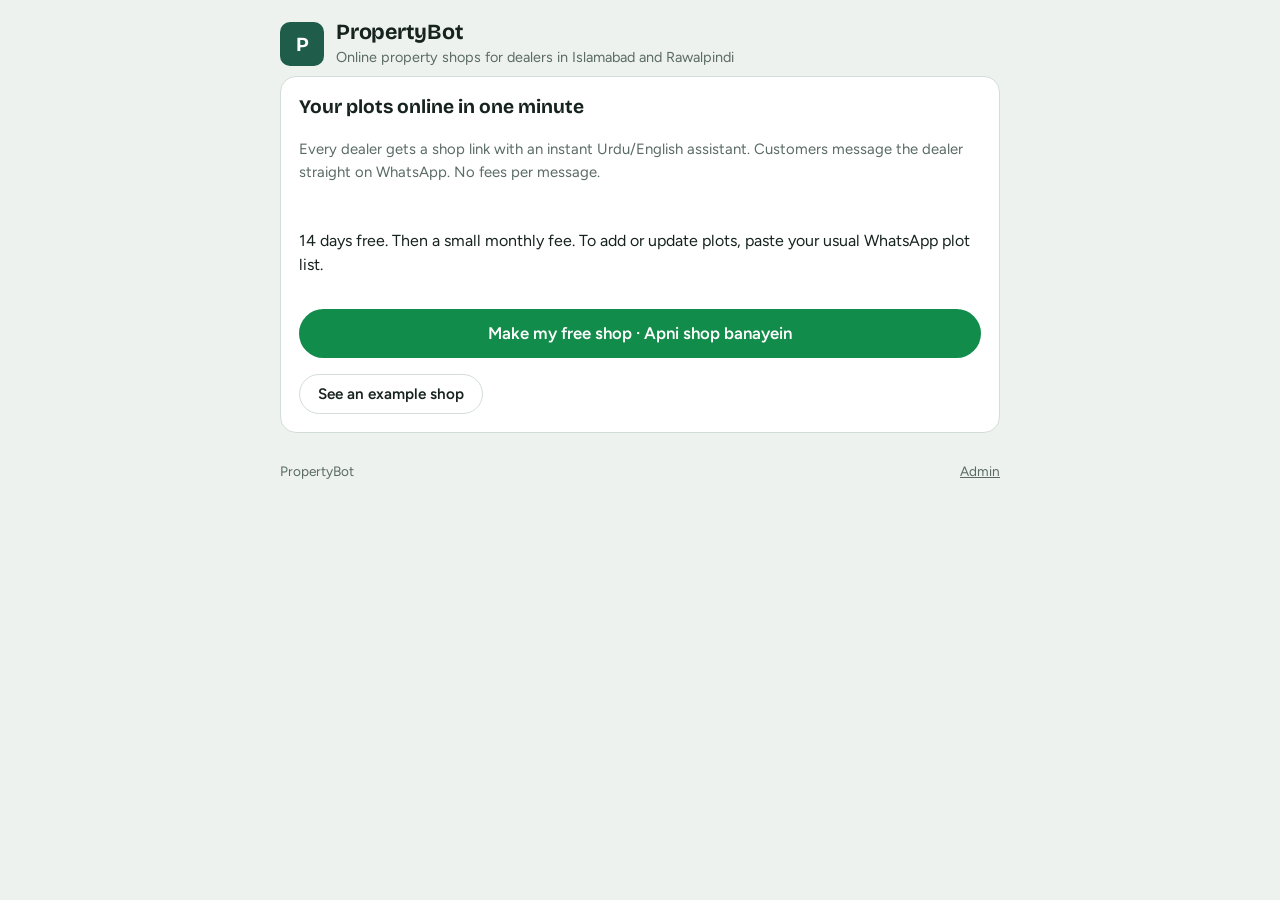
<file: index.html>
<!doctype html>
<html lang="en"><head><meta charset="utf-8"><meta name="viewport" content="width=device-width,initial-scale=1,viewport-fit=cover">
<title>PropertyBot</title>
<link rel="stylesheet" href="https://fonts.googleapis.com/css2?family=Bricolage+Grotesque:opsz,wght@12..96,600;12..96,700&family=Figtree:wght@400;500;600&display=swap">
<link rel="stylesheet" href="style.css"></head>
<body><div class="wrap narrow">
<header class="brand"><div class="logo"><div class="mark" aria-hidden="true">P</div><div><h1>PropertyBot</h1><p>Online property shops for dealers in Islamabad and Rawalpindi</p></div></div></header>
<section class="panel stack">
<h2>Your plots online in one minute</h2>
<p class="sub">Every dealer gets a shop link with an instant Urdu/English assistant. Customers message the dealer straight on WhatsApp. No fees per message.</p>
<p>14 days free. Then a small monthly fee. To add or update plots, paste your usual WhatsApp plot list.</p>
<div class="row"><a class="btn btn-wa btn-big" href="signup.html">Make my free shop · Apni shop banayein</a></div>
<div class="row"><a class="btn btn-ghost" href="shop.html?d=zeeshan">See an example shop</a></div>
</section>
<footer><span>PropertyBot</span><a href="admin.html">Admin</a></footer>
</div></body></html>
</file>
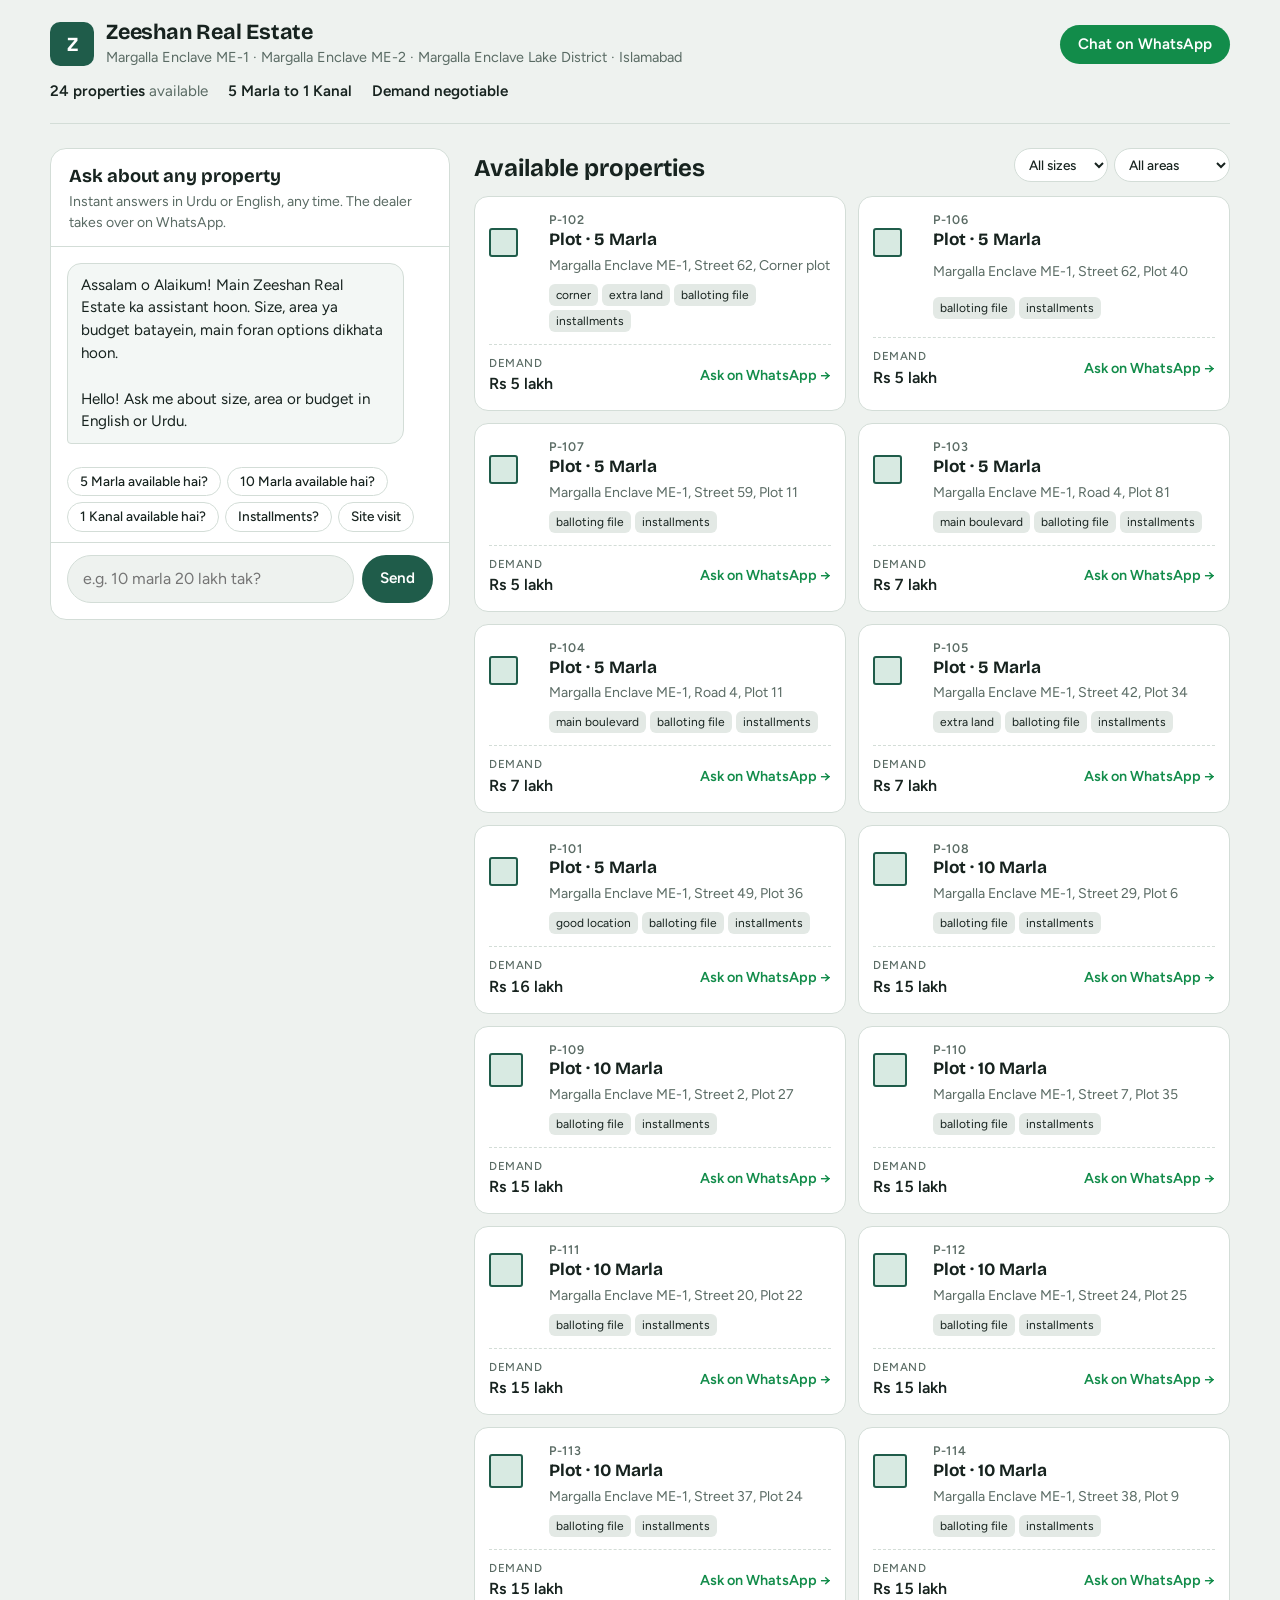
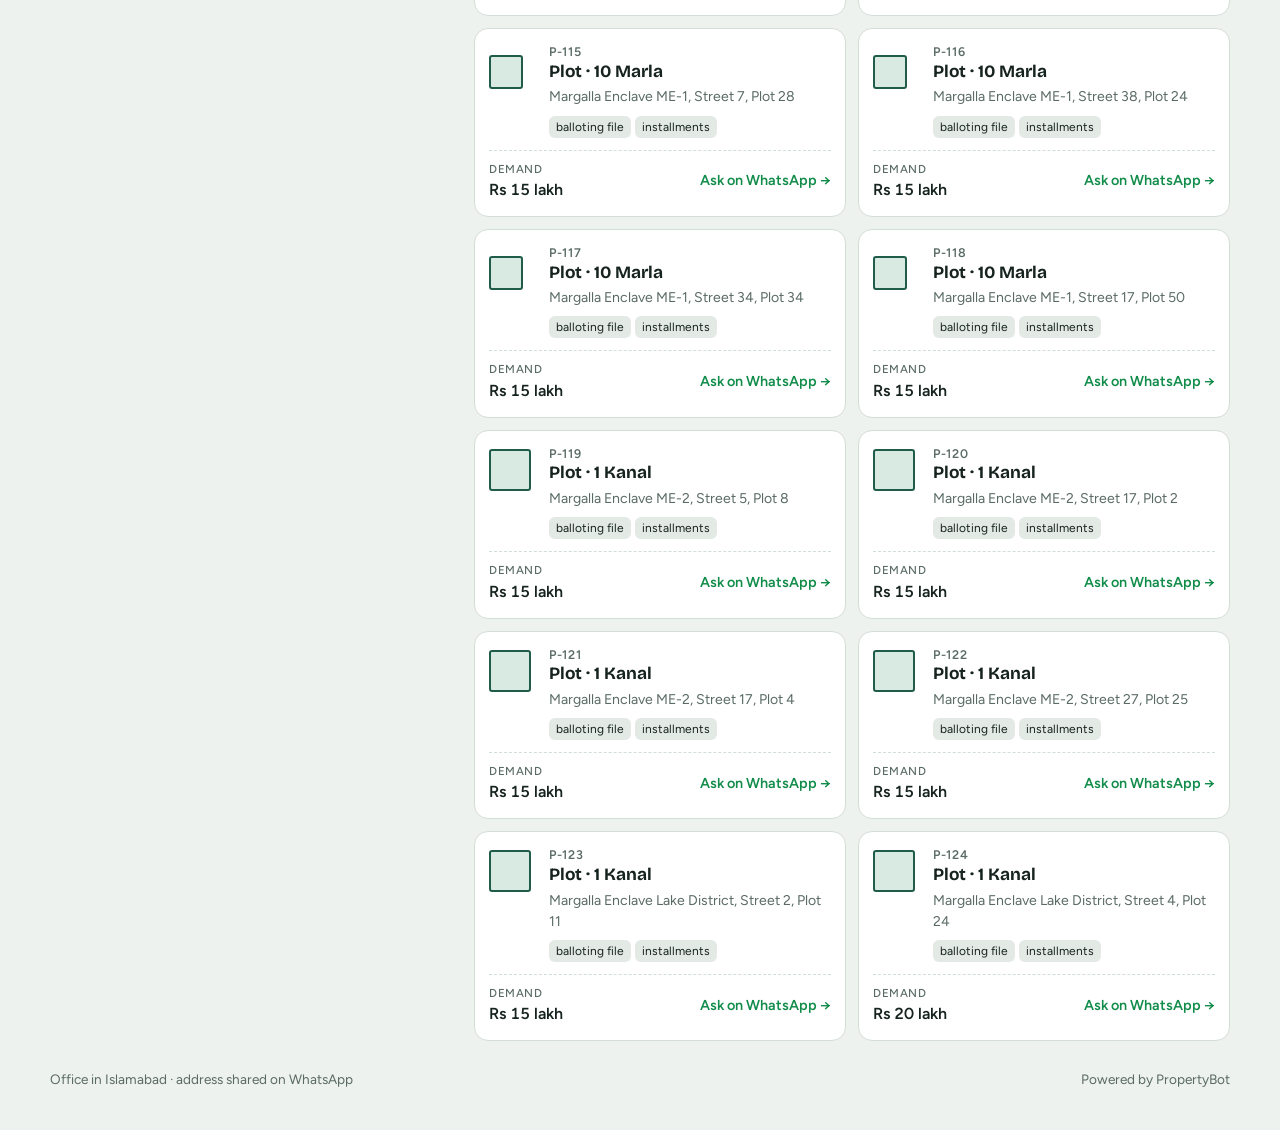
<file: zeeshan/index.html>
<!doctype html><html lang="en"><head><meta charset="utf-8"><meta name="viewport" content="width=device-width,initial-scale=1"><title>Zeeshan Real Estate</title>
<meta http-equiv="refresh" content="0; url=../shop.html?d=zeeshan"><script>location.replace("../shop.html?d=zeeshan")</script></head>
<body style="font-family:system-ui;padding:24px">Opening Zeeshan Real Estate… <a href="../shop.html?d=zeeshan">Tap here</a> if it doesn't open.</body></html>
</file>
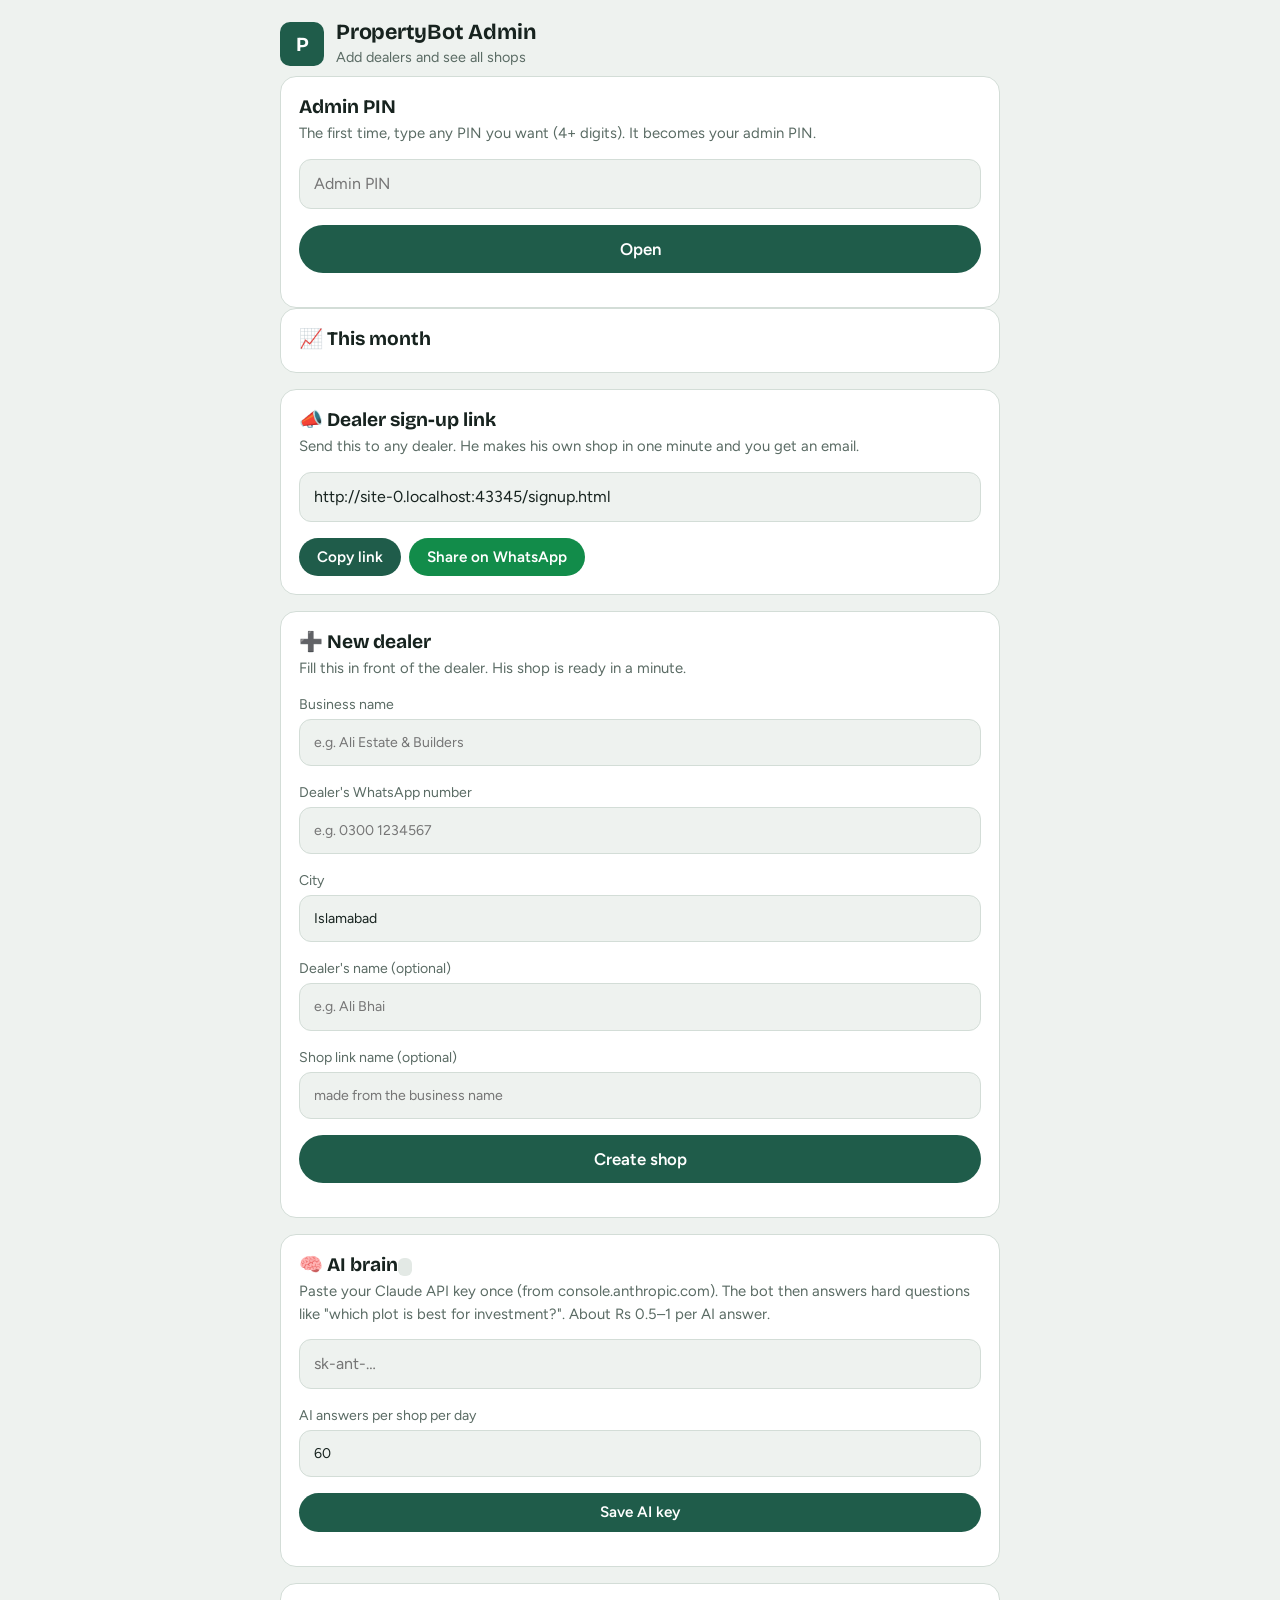
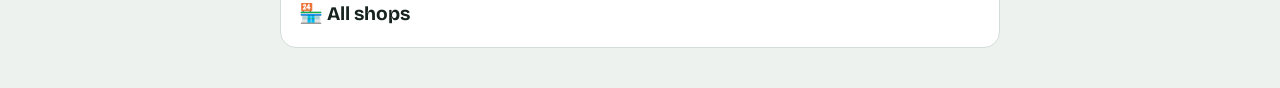
<file: admin.html>
<!doctype html>
<html lang="en">
<head>
<meta charset="utf-8">
<meta name="viewport" content="width=device-width,initial-scale=1,viewport-fit=cover">
<title>PropertyBot Admin</title>
<link rel="stylesheet" href="https://fonts.googleapis.com/css2?family=Bricolage+Grotesque:opsz,wght@12..96,600;12..96,700&family=Figtree:wght@400;500;600&display=swap">
<link rel="stylesheet" href="style.css">
</head>
<body>
<div class="wrap narrow">
  <header class="brand"><div class="logo"><div class="mark" aria-hidden="true">P</div><div><h1>PropertyBot Admin</h1><p>Add dealers and see all shops</p></div></div></header>

  <section class="panel" id="login">
    <h2>Admin PIN</h2>
    <p class="sub">The first time, type any PIN you want (4+ digits). It becomes your admin PIN.</p>
    <form id="loginForm" class="stack">
      <input class="in" id="apin" inputmode="numeric" autocomplete="off" placeholder="Admin PIN" aria-label="Admin PIN">
      <button class="btn btn-accent btn-big" type="submit">Open</button>
      <div id="loginMsg" class="err" aria-live="polite"></div>
    </form>
  </section>

  <div id="app" class="stack" hidden>
    <section class="panel">
      <h2>📈 This month</h2>
      <div class="stats" id="sum"></div>
    </section>
    <section class="panel">
      <h2>📣 Dealer sign-up link</h2>
      <p class="sub">Send this to any dealer. He makes his own shop in one minute and you get an email.</p>
      <div class="stack">
        <input class="in" id="suLink" readonly aria-label="Sign-up link">
        <div class="row"><button class="btn btn-accent" id="suCopy" type="button">Copy link</button><a class="btn btn-wa" id="suWa" href="#" target="_blank" rel="noopener">Share on WhatsApp</a></div>
      </div>
    </section>
    <section class="panel">
      <h2>➕ New dealer</h2>
      <p class="sub">Fill this in front of the dealer. His shop is ready in a minute.</p>
      <form id="addForm" class="stack">
        <label class="f">Business name<input class="in" id="nName" required placeholder="e.g. Ali Estate &amp; Builders"></label>
        <label class="f">Dealer's WhatsApp number<input class="in" id="nWa" required inputmode="tel" placeholder="e.g. 0300 1234567"></label>
        <label class="f">City<input class="in" id="nCity" value="Islamabad"></label>
        <label class="f">Dealer's name (optional)<input class="in" id="nAgent" placeholder="e.g. Ali Bhai"></label>
        <label class="f">Shop link name (optional)<input class="in" id="nSlug" placeholder="made from the business name"></label>
        <button class="btn btn-accent btn-big" type="submit">Create shop</button>
        <div id="addMsg" aria-live="polite"></div>
      </form>
    </section>
    <section class="panel">
      <h2>🧠 AI brain <span id="aiState" class="tag"></span></h2>
      <p class="sub">Paste your Claude API key once (from console.anthropic.com). The bot then answers hard questions like "which plot is best for investment?". About Rs 0.5–1 per AI answer.</p>
      <form id="aiForm" class="stack">
        <input class="in" id="aiKey" type="password" autocomplete="off" placeholder="sk-ant-…" aria-label="Claude API key">
        <label class="f">AI answers per shop per day<input class="in" id="aiLimit" inputmode="numeric" value="60"></label>
        <button class="btn btn-accent" type="submit">Save AI key</button>
        <div id="aiMsg" aria-live="polite"></div>
      </form>
    </section>
    <section class="panel">
      <h2>🏪 All shops</h2>
      <div id="list" class="stack"></div>
    </section>
  </div>
</div>
<script src="pb.js"></script>
<script src="common.js"></script>
<script>
(function () {
  const { el } = PBX, $ = s => document.querySelector(s);
  let admin = PBX.store.get("admin_pin");
  async function load() {
    const r = await PBX.post({ action: "adminList", admin }).catch(() => ({ ok: false, error: "No internet" }));
    if (!r.ok) { $("#loginMsg").textContent = r.error; return false; }
    PBX.store.set("admin_pin", admin); $("#login").hidden = true; $("#app").hidden = false;
    const ds = r.dealers, paid = ds.filter(d => d.plan === "paid" && d.status !== "paused").length, due = ds.filter(d => d.daysLeft !== null && d.daysLeft <= 3).length;
    const sum = $("#sum"); sum.textContent = "";
    [["Rs " + (r.income || 0).toLocaleString("en-PK"), "collected"], [paid + " / " + ds.length, "paying shops"], [due, "due in 3 days"]].forEach(([n, t]) => { const d = el("div"); d.append(el("b", null, String(n)), el("span", null, t)); sum.append(d); });
    ds.sort((a, b) => (a.daysLeft ?? 999) - (b.daysLeft ?? 999));
    $("#aiState").textContent = r.ai ? "ON" : "OFF"; $("#aiLimit").value = r.aiLimit || 60;
    const box = $("#list"); box.textContent = "";
    if (!r.dealers.length) box.append(el("div", "empty", "No dealers yet. Add the first one above."));
    r.dealers.forEach(d => box.append(dealerCard(d)));
    return true;
  }
  function welcome(d, pin) {
    return `Assalam o Alaikum ${d.agent || d.name}!\nAap ki online property shop tayyar hai 🎉\n\n🏡 Customers ke liye link:\n${PBX.shopUrl(d.slug)}\n\n🔑 Plots add/sold karne ke liye:\n${PBX.dealerUrl(d.slug)}\nPIN: ${pin}\n\nApni WhatsApp wali plot list wahan paste karein, shop khud update ho jayegi.`;
  }
  function link(cls, text, href) { const a = el("a", "btn " + cls, text); a.href = href; a.target = "_blank"; a.rel = "noopener"; return a; }
  function dealerCard(d) {
    const c = el("div", "card" + (d.status === "paused" ? " sold" : "")); c.style.gridTemplateColumns = "minmax(0,1fr)";
    const left = d.daysLeft;
    const due = d.status === "paused" ? "PAUSED (unpaid)" : (d.plan === "trial" ? "Trial" : "Paid") + " until " + d.paidUntil + (left !== null && left <= 3 ? (left >= 0 ? ` · ${left} days left` : ` · ${-left} days late`) : "");
    c.append(el("div", "size", d.name + (d.source === "signup" ? " · signed up himself" : "")), el("div", left !== null && left <= 3 ? "err" : "note", due),
      el("div", "note", `${d.plots} plots · this week ${d.week.views} visits, ${d.week.asks} questions, ${d.week.wa} WhatsApp · PIN ${d.pin} · +${d.whatsapp}`));
    const r = el("div", "row");
    const amt = el("input", "mini-in wide"); amt.placeholder = "Rs"; amt.inputMode = "numeric"; amt.value = d.fee || ""; amt.setAttribute("aria-label", "Amount paid");
    const pay = el("button", "btn btn-accent", "Paid 1 month"); pay.type = "button";
    pay.onclick = async () => { pay.disabled = true; pay.textContent = "…"; const x = await PBX.post({ action: "adminPaid", admin, slug: d.slug, months: 1, amount: +amt.value || 0 }).catch(() => ({ ok: false, error: "No internet" })); if (!x.ok) { pay.disabled = false; pay.textContent = x.error; return; } load(); };
    const remindTxt = `Assalam o Alaikum ${d.agent || d.name}! Aap ki PropertyBot shop ${left !== null && left < 0 ? "ki payment pending hai" : "ki renewal " + d.paidUntil + " ko hai"}. Shop chalti rahe, is liye monthly payment kar dein. Shukriya!`;
    const tog = el("button", "btn btn-ghost", d.status === "paused" ? "Switch on" : "Pause"); tog.type = "button";
    tog.onclick = async () => { tog.disabled = true; await PBX.post({ action: "adminStatus", admin, slug: d.slug, status: d.status === "paused" ? "active" : "paused" }).catch(() => {}); load(); };
    r.append(amt, pay, link("btn-wa", "Remind", PB.waLink(d.whatsapp, remindTxt)), tog);
    const r2 = el("div", "row");
    r2.append(link("btn-ghost", "Shop", PBX.shopUrl(d.slug)), link("btn-ghost", "Dealer page", PBX.dealerUrl(d.slug)), link("btn-ghost", "Send links", PB.waLink(d.whatsapp, welcome(d, d.pin))));
    c.append(r, r2); return c;
  }
  const su = PBX.base() + "signup.html";
  $("#suLink").value = su; $("#suCopy").onclick = e => PBX.copy(su, e.currentTarget, "Copy link");
  $("#suWa").href = "https://wa.me/?text=" + encodeURIComponent("🏡 Apni property ki online shop 1 minute mein banayein. 14 din free. Customers 24 ghante sawal pooch sakte hain aur seedha aap ko WhatsApp karte hain:\n" + su);
  $("#loginForm").addEventListener("submit", e => { e.preventDefault(); admin = $("#apin").value.trim(); $("#loginMsg").textContent = "Checking…"; load(); });
  $("#addForm").addEventListener("submit", async e => {
    e.preventDefault();
    const name = $("#nName").value.trim(), wa = PB.waNumber($("#nWa").value);
    if (!/^92\d{10}$/.test(wa)) { $("#addMsg").className = "err"; $("#addMsg").textContent = "WhatsApp number looks wrong. Example: 0300 1234567"; return; }
    $("#addMsg").className = "note"; $("#addMsg").textContent = "Creating…";
    const r = await PBX.post({ action: "adminAddDealer", admin, name, whatsapp: wa, city: $("#nCity").value.trim(), agent: $("#nAgent").value.trim(), slug: PB.slugify($("#nSlug").value.trim() || name) }).catch(() => ({ ok: false, error: "No internet" }));
    if (!r.ok) { $("#addMsg").className = "err"; $("#addMsg").textContent = r.error; return; }
    const d = { slug: r.slug, name, whatsapp: wa, agent: $("#nAgent").value.trim() };
    $("#addMsg").textContent = "";
    const ok = el("div", "stack");
    ok.append(el("div", "ok", `Shop created ✓  PIN: ${r.pin}`));
    const w = el("a", "btn btn-wa btn-big", "Send shop link + PIN to dealer on WhatsApp"); w.href = PB.waLink(wa, welcome(d, r.pin)); w.target = "_blank"; w.rel = "noopener";
    ok.append(w); $("#addMsg").append(ok);
    $("#addForm").reset(); $("#nCity").value = "Islamabad"; load();
  });
  $("#aiForm").addEventListener("submit", async e => {
    e.preventDefault(); const m = $("#aiMsg"); m.className = "note"; m.textContent = "Saving…";
    const r = await PBX.post({ action: "adminSetKey", admin, key: $("#aiKey").value.trim(), limit: +$("#aiLimit").value || 60 }).catch(() => ({ ok: false, error: "No internet" }));
    if (!r.ok) { m.className = "err"; m.textContent = r.error; return; }
    $("#aiKey").value = ""; m.className = "ok"; m.textContent = "AI is ON ✓"; load();
  });
  if (admin) load();
})();
</script>
</body>
</html>
</file>
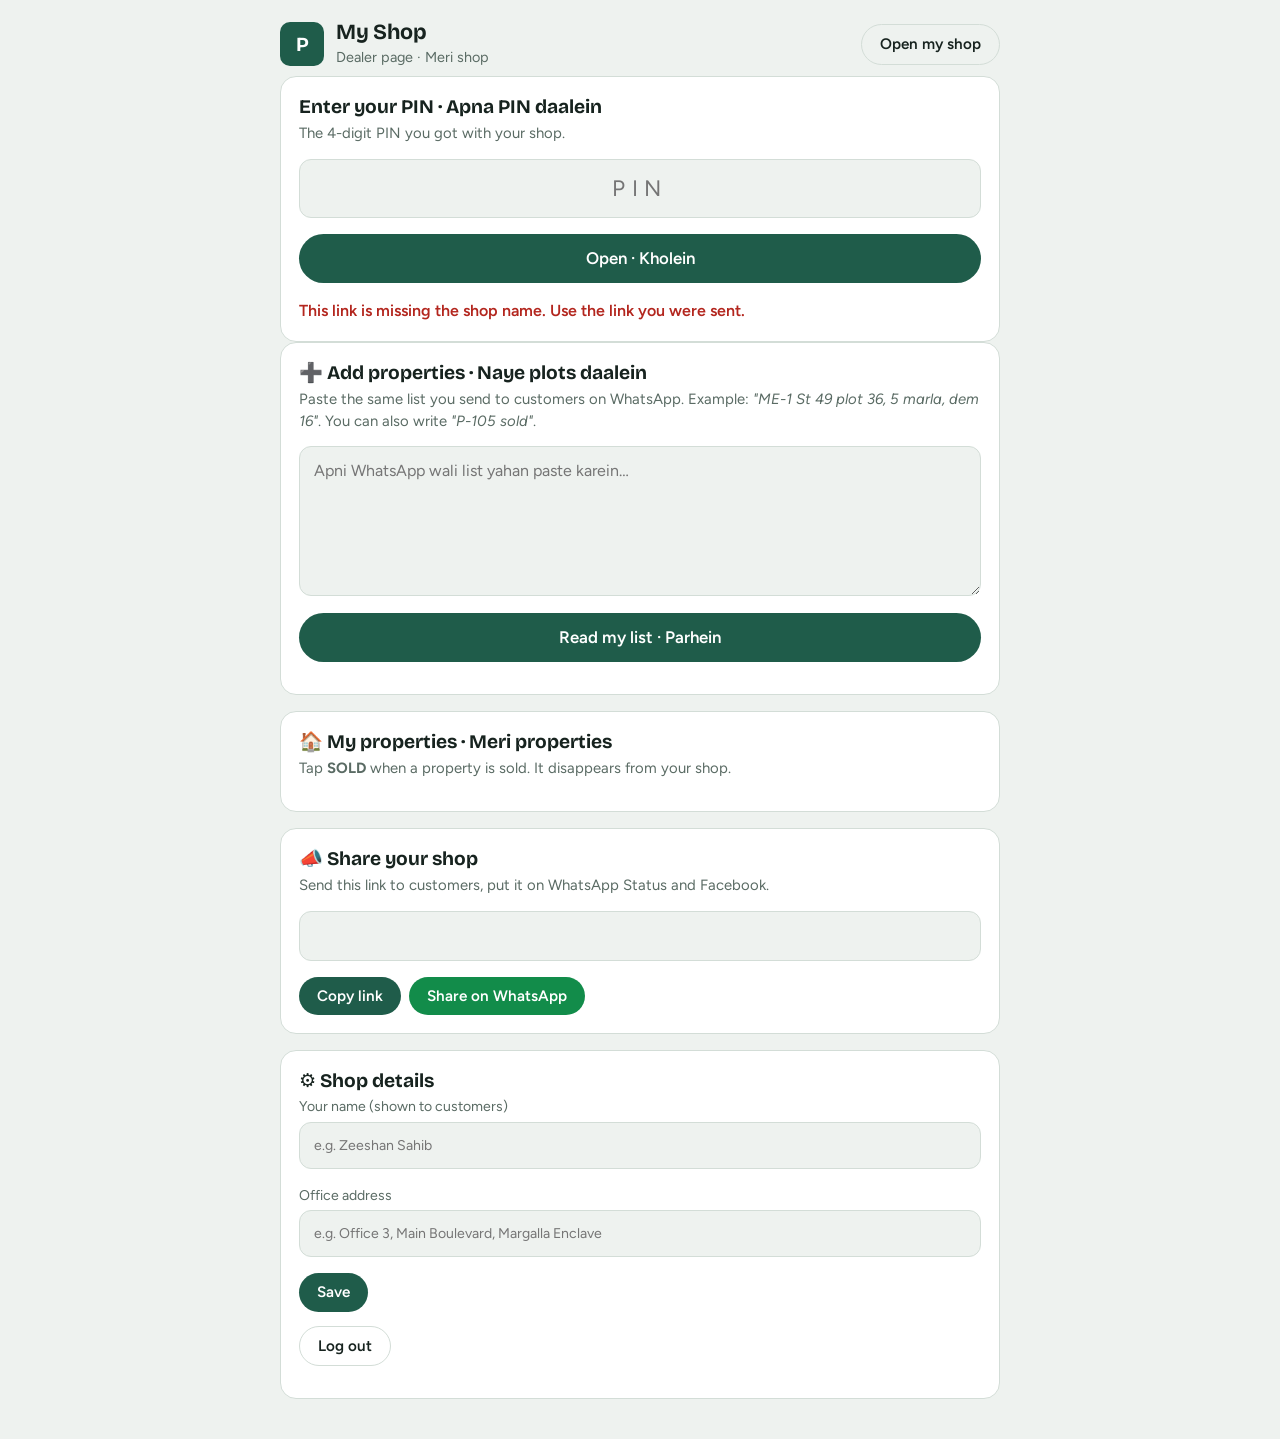
<file: dealer.html>
<!doctype html>
<html lang="en">
<head>
<meta charset="utf-8">
<meta name="viewport" content="width=device-width,initial-scale=1,viewport-fit=cover">
<title>My Shop · PropertyBot</title>
<link rel="stylesheet" href="https://fonts.googleapis.com/css2?family=Bricolage+Grotesque:opsz,wght@12..96,600;12..96,700&family=Figtree:wght@400;500;600&display=swap">
<link rel="stylesheet" href="style.css">
</head>
<body>
<div class="wrap narrow">
  <header class="brand">
    <div class="logo"><div class="mark" aria-hidden="true">P</div><div><h1 id="dName">My Shop</h1><p>Dealer page · Meri shop</p></div></div>
    <a class="btn btn-ghost" id="viewShop" href="#" target="_blank" rel="noopener" hidden>Open my shop</a>
  </header>

  <!-- login -->
  <section class="panel" id="login">
    <h2>Enter your PIN · Apna PIN daalein</h2>
    <p class="sub">The 4-digit PIN you got with your shop.</p>
    <form id="loginForm" class="stack">
      <input class="in" id="pin" inputmode="numeric" autocomplete="off" maxlength="8" placeholder="PIN" aria-label="PIN" style="font-size:1.4rem;letter-spacing:.3em;text-align:center">
      <button class="btn btn-accent btn-big" type="submit">Open · Kholein</button>
      <div id="loginMsg" class="err" aria-live="polite"></div>
    </form>
  </section>

  <div id="app" class="stack" hidden>
    <section class="panel" id="acct" hidden>
      <h2>📊 This week · Is hafte</h2>
      <div class="stats" id="wk"></div>
      <p class="note" id="plan" style="margin-top:10px"></p>
    </section>
    <!-- add -->
    <section class="panel">
      <h2>➕ Add properties · Naye plots daalein</h2>
      <p class="sub">Paste the same list you send to customers on WhatsApp. Example: <i>"ME-1 St 49 plot 36, 5 marla, dem 16"</i>. You can also write <i>"P-105 sold"</i>.</p>
      <textarea class="in" id="paste" placeholder="Apni WhatsApp wali list yahan paste karein…" aria-label="Your property list"></textarea>
      <div class="row" style="margin-top:10px"><button class="btn btn-accent btn-big" id="readBtn" type="button">Read my list · Parhein</button></div>
      <div id="preview" class="stack" style="margin-top:14px"></div>
    </section>

    <!-- my plots -->
    <section class="panel">
      <h2>🏠 My properties · Meri properties</h2>
      <p class="sub">Tap <b>SOLD</b> when a property is sold. It disappears from your shop.</p>
      <div id="mine" class="cards"></div>
    </section>

    <!-- share -->
    <section class="panel">
      <h2>📣 Share your shop</h2>
      <p class="sub">Send this link to customers, put it on WhatsApp Status and Facebook.</p>
      <div class="stack">
        <input class="in" id="shopLink" readonly aria-label="Your shop link">
        <div class="row">
          <button class="btn btn-accent" id="copyLink" type="button">Copy link</button>
          <a class="btn btn-wa" id="shareWa" href="#" target="_blank" rel="noopener">Share on WhatsApp</a>
        </div>
      </div>
    </section>

    <!-- settings -->
    <section class="panel">
      <h2>⚙️ Shop details</h2>
      <form id="details" class="stack">
        <label class="f">Your name (shown to customers)<input class="in" id="agent" placeholder="e.g. Zeeshan Sahib"></label>
        <label class="f">Office address<input class="in" id="officeIn" placeholder="e.g. Office 3, Main Boulevard, Margalla Enclave"></label>
        <div class="row"><button class="btn btn-accent" type="submit">Save</button><span id="detMsg" class="ok" aria-live="polite"></span></div>
      </form>
      <p class="note" style="margin-top:14px"><button class="btn btn-ghost" id="logout" type="button">Log out</button></p>
    </section>
  </div>
</div>
<script src="pb.js"></script>
<script src="common.js"></script>
<script>
(function () {
  const { el } = PBX, $ = s => document.querySelector(s);
  const slug = PBX.param("d").toLowerCase();
  let pin = PBX.store.get("pin_" + slug), shop = null, parsed = [];
  if (!slug) { $("#loginMsg").textContent = "This link is missing the shop name. Use the link you were sent."; }

  async function call(body) {
    try { const r = await PBX.post(Object.assign({ d: slug, pin }, body)); if (r.ok && r.dealer) { shop = r; drawMine(); } if (r.ok && r.account) drawAcct(r.account); return r; }
    catch (e) { return { ok: false, error: "No internet. Try again." }; }
  }

  $("#loginForm").addEventListener("submit", async e => {
    e.preventDefault(); pin = $("#pin").value.trim(); $("#loginMsg").textContent = "Checking…";
    const r = await call({ action: "login" });
    if (!r.ok) { $("#loginMsg").textContent = r.error === "Wrong PIN" ? "Wrong PIN. Try again." : r.error; return; }
    PBX.store.set("pin_" + slug, pin); open();
  });
  async function auto() { if (!pin) return; const r = await call({ action: "login" }); if (r.ok) open(); }
  function open() {
    $("#login").hidden = true; $("#app").hidden = false;
    const D = shop.dealer; $("#dName").textContent = D.name; document.title = D.name + " · My Shop";
    const link = PBX.shopUrl(slug); $("#shopLink").value = link; $("#viewShop").href = link; $("#viewShop").hidden = false;
    $("#shareWa").href = "https://wa.me/?text=" + encodeURIComponent(`🏡 ${D.name}\nHamari properties dekhein aur seedha WhatsApp par baat karein:\n${link}`);
    $("#agent").value = D.agent || ""; $("#officeIn").value = D.office || "";
  }
  $("#copyLink").onclick = e => PBX.copy($("#shopLink").value, e.currentTarget, "Copy link");
  $("#logout").onclick = () => { PBX.store.del("pin_" + slug); location.reload(); };
  $("#details").addEventListener("submit", async e => { e.preventDefault(); $("#detMsg").textContent = "Saving…"; const r = await call({ action: "updateDealer", agent: $("#agent").value, office: $("#officeIn").value }); $("#detMsg").textContent = r.ok ? "Saved ✓" : r.error; });

  function drawAcct(a) {
    const w = $("#wk"); w.textContent = "";
    [[a.week.views, "visits"], [a.week.asks, "questions"], [a.week.wa, "WhatsApp chats"]].forEach(([n, t]) => { const d = el("div"); d.append(el("b", null, String(n)), el("span", null, t)); w.append(d); });
    const left = a.daysLeft;
    $("#plan").textContent = a.status === "paused" ? "Your shop is paused. Please pay the monthly fee to switch it back on." :
      (a.plan === "trial" ? "Free trial" : "Paid") + " until " + a.paidUntil + (left !== null && left <= 3 ? " · " + (left >= 0 ? left + " days left" : "payment late") : "");
    $("#acct").hidden = false;
  }
  // ---- my plots
  function drawMine() {
    const box = $("#mine"); box.textContent = "";
    const list = shop.plots.slice().sort((a, b) => (a.sold - b.sold) || a.marla - b.marla || a.price - b.price);
    if (!list.length) { box.append(el("div", "empty", "No properties yet. Paste your list above to add them.")); return; }
    list.forEach(p => {
      const c = el("article", "card" + (p.sold ? " sold" : ""));
      const head = el("div"); head.append(el("div", "ref", p.ref + (p.sold ? " · SOLD" : "")), el("div", "size", (p.type || "Plot") + " · " + PB.sizeLabel(p.marla)));
      c.append(PBX.plotIcon(p.marla), head, el("div", "addr", [PB.place(p), p.address].filter(Boolean).join(", ")));
      const f = el("div", "foot"), pr = el("div", "price"); pr.append(el("small", null, "Demand"), document.createTextNode(PBX.priceText(p)));
      const acts = el("div", "row");
      const b = el("button", "btn " + (p.sold ? "btn-ghost" : "btn-danger"), p.sold ? "Back on sale" : "SOLD"); b.type = "button";
      b.onclick = async () => { b.disabled = true; b.textContent = "…"; const r = await call({ action: "setStatus", ref: p.ref, status: p.sold ? "available" : "sold" }); if (!r.ok) { b.disabled = false; b.textContent = r.error; } };
      const del = el("button", "btn btn-ghost", "Delete"); del.type = "button";
      del.onclick = async () => { if (del.dataset.sure) { del.disabled = true; const r = await call({ action: "setStatus", ref: p.ref, status: "deleted" }); if (!r.ok) del.textContent = r.error; } else { del.dataset.sure = 1; del.textContent = "Tap again to delete"; } };
      acts.append(b, del); f.append(pr, acts); c.append(f); box.append(c);
    });
  }

  // ---- add from WhatsApp list
  $("#readBtn").onclick = () => {
    parsed = PB.readList($("#paste").value);
    const box = $("#preview"); box.textContent = "";
    if (!parsed.length) { box.append(el("div", "err", "I couldn't find any property in this text. Each property needs a size (e.g. 5 marla) or a demand (e.g. dem 16).")); return; }
    const adds = parsed.filter(p => !p.action), solds = parsed.filter(p => p.action === "sold");
    box.append(el("div", "ok", `Found ${adds.length} propert${adds.length === 1 ? "y" : "ies"}${solds.length ? " and " + solds.length + " sold" : ""}. Check them, then tap Add.`));
    const cards = el("div", "cards");
    adds.forEach((p, i) => {
      const c = el("article", "card");
      const head = el("div"); head.append(el("div", "ref", "New " + (i + 1) + (p.purpose === "rent" ? " · For rent" : "")), el("div", "size", (p.type || "Plot") + " · " + (PB.sizeLabel(p.marla) || "size?")));
      c.append(PBX.plotIcon(p.marla), head, el("div", "addr", [PB.place(p), p.address].filter(Boolean).join(", ") || p.raw));
      const tg = el("div", "tags");
      if (p.features) p.features.split(/,\s*/).forEach(t => tg.append(el("span", "tag", t)));
      tg.append(el("span", "tag", "“" + p.raw.slice(0, 60) + "”"));
      c.append(tg);
      const f = el("div", "foot");
      if (p.missing.includes("size")) { const s = el("input", "mini-in"); s.placeholder = "Marla?"; s.inputMode = "decimal"; s.oninput = () => (p.marla = +s.value || 0); f.append(el("span", "tag warn", "Size?"), s); }
      if (p.missing.includes("demand")) { const s = el("input", "mini-in"); s.placeholder = "Lakh?"; s.inputMode = "decimal"; s.oninput = () => (p.price = Math.round((+s.value || 0) * 100000)); f.append(el("span", "tag warn", "Demand?"), s); }
      if (!p.missing.length) { const pr = el("div", "price"); pr.append(el("small", null, "Demand"), document.createTextNode(PBX.priceText(p))); f.append(pr); }
      const rm = el("button", "btn btn-ghost", "Remove"); rm.type = "button"; rm.onclick = () => { p.skip = true; c.remove(); };
      f.append(rm); c.append(f); cards.append(c);
    });
    solds.forEach(s => cards.append(el("div", "empty", s.ref + " will be marked SOLD")));
    box.append(cards);
    const add = el("button", "btn btn-wa btn-big", "Add to my shop · Shop mein daalein"); add.type = "button";
    const msg = el("div", null); msg.setAttribute("aria-live", "polite");
    add.onclick = async () => {
      const go = adds.filter(p => !p.skip);
      if (go.some(p => !p.marla)) { msg.className = "err"; msg.textContent = "Please fill the missing size (Marla) first."; return; }
      add.disabled = true; add.textContent = "Adding…";
      let ok = true;
      if (go.length) { const r = await call({ action: "addPlots", plots: go }); ok = r.ok; if (!r.ok) msg.textContent = r.error; }
      for (const s of solds) { const r = await call({ action: "setStatus", ref: s.ref, status: "sold" }); if (!r.ok) { ok = false; msg.textContent = s.ref + ": " + r.error; } }
      if (ok) { box.textContent = ""; $("#paste").value = ""; box.append(el("div", "ok", `Done ✓ ${go.length} added${solds.length ? ", " + solds.length + " marked sold" : ""}. Your shop is updated.`)); }
      else { add.disabled = false; add.textContent = "Try again"; msg.className = "err"; }
    };
    box.append(add, msg);
  };
  auto();
})();
</script>
</body>
</html>
</file>
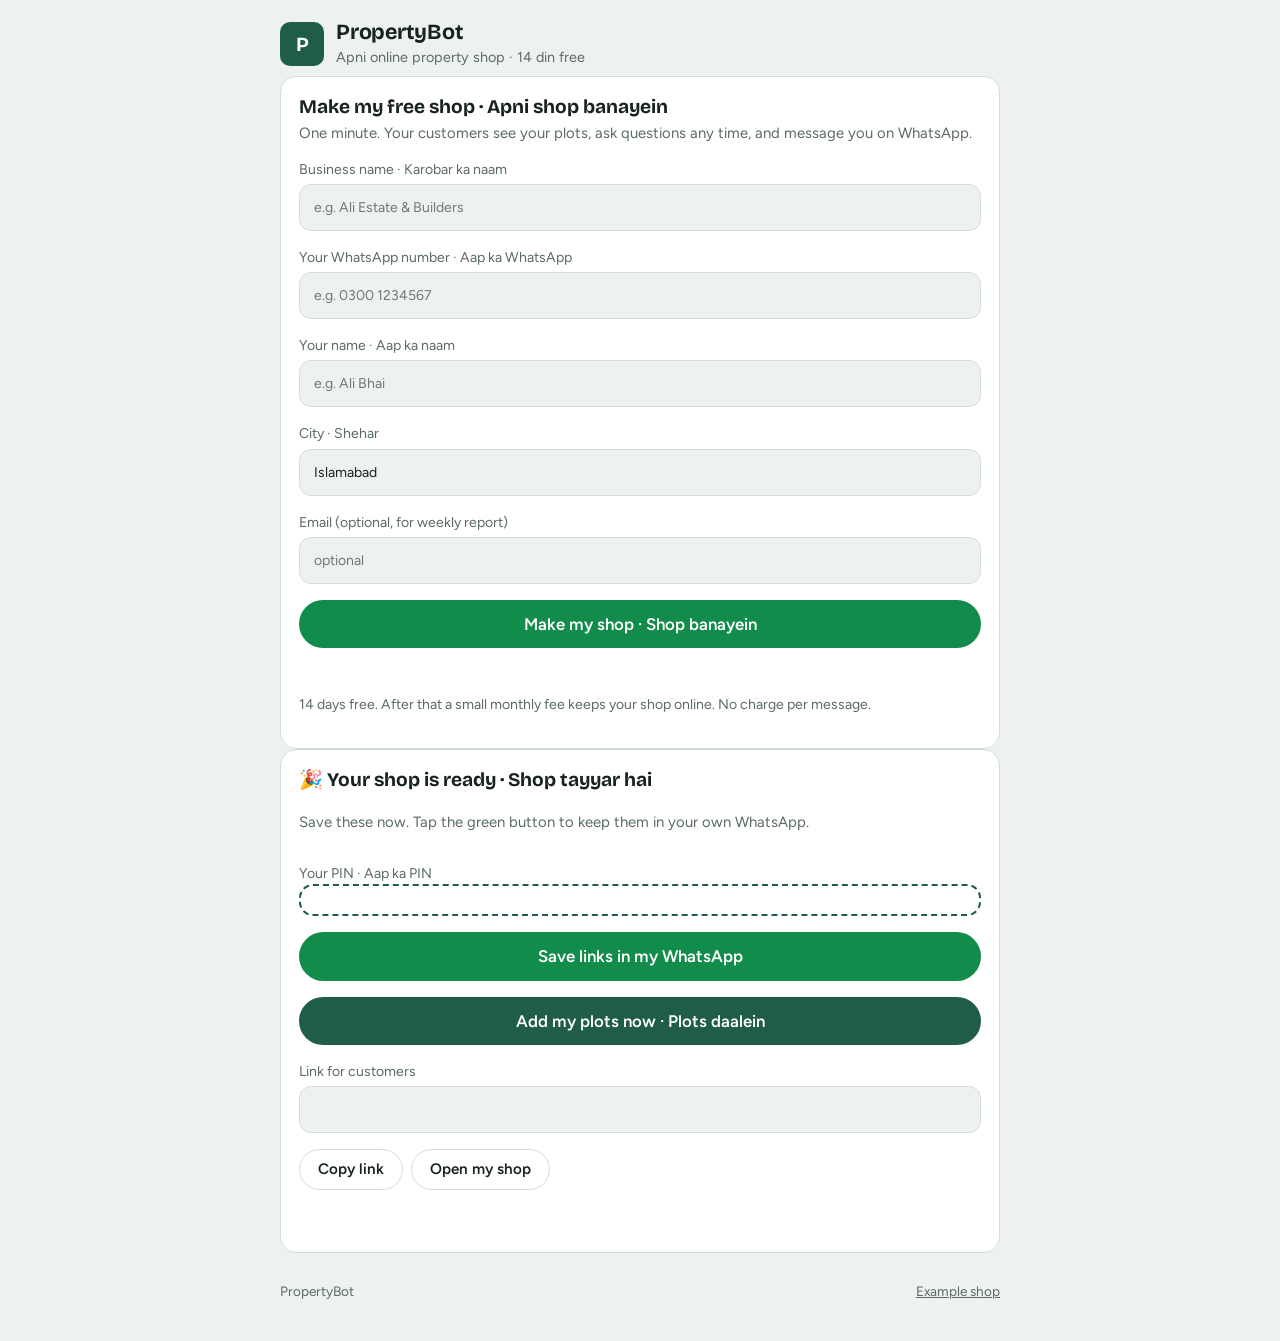
<file: signup.html>
<!doctype html>
<html lang="en">
<head>
<meta charset="utf-8">
<meta name="viewport" content="width=device-width,initial-scale=1,viewport-fit=cover">
<title>Make Your Shop · PropertyBot</title>
<link rel="stylesheet" href="https://fonts.googleapis.com/css2?family=Bricolage+Grotesque:opsz,wght@12..96,600;12..96,700&family=Figtree:wght@400;500;600&display=swap">
<link rel="stylesheet" href="style.css">
</head>
<body>
<div class="wrap narrow">
  <header class="brand"><div class="logo"><div class="mark" aria-hidden="true">P</div><div><h1>PropertyBot</h1><p>Apni online property shop · 14 din free</p></div></div></header>

  <section class="panel" id="formBox">
    <h2>Make my free shop · Apni shop banayein</h2>
    <p class="sub">One minute. Your customers see your plots, ask questions any time, and message you on WhatsApp.</p>
    <form id="f" class="stack" autocomplete="on">
      <label class="f">Business name · Karobar ka naam<input class="in" id="name" required maxlength="80" placeholder="e.g. Ali Estate &amp; Builders"></label>
      <label class="f">Your WhatsApp number · Aap ka WhatsApp<input class="in" id="wa" required inputmode="tel" placeholder="e.g. 0300 1234567"></label>
      <label class="f">Your name · Aap ka naam<input class="in" id="agent" maxlength="40" placeholder="e.g. Ali Bhai"></label>
      <label class="f">City · Shehar<input class="in" id="city" maxlength="40" value="Islamabad"></label>
      <label class="f">Email (optional, for weekly report)<input class="in" id="email" type="email" inputmode="email" placeholder="optional"></label>
      <div class="hp" aria-hidden="true"><input id="website" tabindex="-1" autocomplete="off"></div>
      <button class="btn btn-wa btn-big" type="submit">Make my shop · Shop banayein</button>
      <div id="msg" aria-live="polite"></div>
      <p class="note">14 days free. After that a small monthly fee keeps your shop online. No charge per message.</p>
    </form>
  </section>

  <section class="panel stack" id="done" hidden>
    <h2>🎉 Your shop is ready · Shop tayyar hai</h2>
    <p class="sub">Save these now. Tap the green button to keep them in your own WhatsApp.</p>
    <div><div class="note">Your PIN · Aap ka PIN</div><div class="pin-big" id="pin"></div></div>
    <a class="btn btn-wa btn-big" id="saveWa" href="#" target="_blank" rel="noopener">Save links in my WhatsApp</a>
    <a class="btn btn-accent btn-big" id="goDealer" href="#">Add my plots now · Plots daalein</a>
    <div class="stack">
      <label class="f">Link for customers<input class="in" id="shopLink" readonly></label>
      <div class="row"><button class="btn btn-ghost" id="copy" type="button">Copy link</button><a class="btn btn-ghost" id="view" href="#" target="_blank" rel="noopener">Open my shop</a></div>
    </div>
    <p class="note" id="trial"></p>
  </section>
  <footer><span>PropertyBot</span><a href="shop.html?d=zeeshan">Example shop</a></footer>
</div>
<script src="pb.js"></script>
<script src="common.js"></script>
<script>
(function () {
  const $ = s => document.querySelector(s);
  $("#f").addEventListener("submit", async e => {
    e.preventDefault();
    const m = $("#msg"), wa = PB.waNumber($("#wa").value), name = $("#name").value.trim();
    if (!/^92\d{10}$/.test(wa)) { m.className = "err"; m.textContent = "WhatsApp number looks wrong. Example: 0300 1234567"; return; }
    const btn = e.submitter || $("#f button"); btn.disabled = true; m.className = "note"; m.textContent = "Making your shop…";
    const r = await PBX.post({ action: "signup", name, whatsapp: wa, agent: $("#agent").value.trim(), city: $("#city").value.trim(), email: $("#email").value.trim(), website: $("#website").value })
      .catch(() => ({ ok: false, error: "No internet. Try again." }));
    btn.disabled = false;
    if (!r.ok) { m.className = "err"; m.textContent = r.error; return; }
    PBX.store.set("pin_" + r.slug, r.pin);
    const shop = PBX.shopUrl(r.slug), dealer = PBX.dealerUrl(r.slug);
    $("#pin").textContent = r.pin;
    $("#shopLink").value = shop; $("#view").href = shop; $("#goDealer").href = dealer;
    $("#saveWa").href = PB.waLink(wa, `🏡 Meri PropertyBot shop\n\nCustomers ke liye:\n${shop}\n\nPlots add/sold karne ke liye:\n${dealer}\nPIN: ${r.pin}`);
    $("#copy").onclick = ev => PBX.copy(shop, ev.currentTarget, "Copy link");
    $("#trial").textContent = `Free until ${r.paidUntil}. We will remind you on WhatsApp before it ends.`;
    $("#formBox").hidden = true; $("#done").hidden = false; window.scrollTo(0, 0);
  });
})();
</script>
</body>
</html>
</file>
<file: style.css>
/* PropertyBot shared styles. Layout tokens first; every color has a dark-mode value. */
:root{
  --bg:#eef2ef; --surface:#ffffff; --sunk:#e3e9e5; --fg:#17231f; --muted:#5a6b64; --line:#d3ddd7;
  --accent:#1f5c4a; --accent-fg:#ffffff; --accent-soft:#d8eae2; --gold:#9a6b14; --wa:#128c4a; --danger:#b3261e; --danger-soft:#f6dedc;
  --bot:#f3f7f5; --me:#1f5c4a; --me-fg:#ffffff;
  --display:"Bricolage Grotesque",ui-sans-serif,system-ui,sans-serif; --body:"Figtree",system-ui,-apple-system,"Segoe UI",sans-serif;
}
@media (prefers-color-scheme:dark){:root{--bg:#0f1715;--surface:#16211e;--sunk:#1c2a26;--fg:#e6eeea;--muted:#9bb0a7;--line:#2a3a35;--accent:#5fbf9a;--accent-fg:#0d1916;--accent-soft:#1f3a31;--gold:#e0b45a;--wa:#3ccf7d;--danger:#ff8a80;--danger-soft:#3a1f1d;--bot:#1b2925;--me:#2f7d63;--me-fg:#f2fbf7;color-scheme:dark}}
*{box-sizing:border-box}
html{-webkit-text-size-adjust:100%}
body{margin:0;background:var(--bg);color:var(--fg);font:16px/1.5 var(--body);padding-inline:16px;padding-block:0 40px}
.wrap{max-width:1180px;margin:0 auto}
.narrow{max-width:720px}
a{color:inherit}
:focus-visible{outline:3px solid var(--accent);outline-offset:2px;border-radius:6px}
h1,h2,h3{text-wrap:balance}
header.brand{display:flex;flex-wrap:wrap;align-items:center;justify-content:space-between;gap:12px;padding-block:20px 8px}
.logo{display:flex;align-items:center;gap:12px;min-width:0}
.mark{flex:none;width:44px;height:44px;border-radius:10px;background:var(--accent);color:var(--accent-fg);display:grid;place-items:center;font:700 20px/1 var(--display)}
.logo h1{font:700 1.35rem/1.15 var(--display);margin:0;letter-spacing:-.01em}
.logo p{margin:2px 0 0;color:var(--muted);font-size:.9rem}
.btn{display:inline-flex;align-items:center;justify-content:center;gap:8px;border:0;border-radius:999px;padding:11px 18px;font:600 .95rem/1.1 var(--body);cursor:pointer;text-decoration:none;text-align:center}
.btn:disabled{opacity:.55;cursor:default}
.btn-wa{background:var(--wa);color:#fff}
.btn-accent{background:var(--accent);color:var(--accent-fg)}
.btn-ghost{background:transparent;border:1px solid var(--line);color:var(--fg)}
.btn-danger{background:var(--danger-soft);color:var(--danger)}
.btn-big{padding:15px 22px;font-size:1.05rem;width:100%}
.lede{display:flex;flex-wrap:wrap;gap:8px 20px;color:var(--muted);font-size:.95rem;padding-block:4px 20px;border-bottom:1px solid var(--line);margin-bottom:24px}
.lede b{color:var(--fg);font-weight:600}
.grid{display:grid;grid-template-columns:minmax(0,400px) minmax(0,1fr);gap:24px;align-items:start}
@media (max-width:860px){.grid{grid-template-columns:minmax(0,1fr)}}
.panel{background:var(--surface);border:1px solid var(--line);border-radius:16px;padding:18px}
.panel h2{font:700 1.2rem/1.2 var(--display);margin:0 0 4px}
.panel .sub{color:var(--muted);margin:0 0 14px;font-size:.93rem}
.stack{display:grid;gap:16px}
label.f{display:grid;gap:4px;font-size:.88rem;color:var(--muted)}
input.in,textarea.in,select.in{width:100%;border:1px solid var(--line);background:var(--bg);color:var(--fg);border-radius:12px;padding:12px 14px;font:inherit}
textarea.in{min-height:150px;resize:vertical}
.row{display:flex;flex-wrap:wrap;gap:8px;align-items:center}
.note{font-size:.88rem;color:var(--muted)}
.err{color:var(--danger);font-weight:600}
.ok{color:var(--accent);font-weight:600}
/* chat */
.chat{background:var(--surface);border:1px solid var(--line);border-radius:16px;display:flex;flex-direction:column;position:sticky;top:calc(env(safe-area-inset-top,0px) + 16px);max-height:calc(100vh - 32px);min-height:460px}
@media (max-width:860px){.chat{position:static;max-height:none;min-height:0}}
.chat-head{padding:16px 18px 12px;border-bottom:1px solid var(--line)}
.chat-head h2{font:700 1.15rem/1.2 var(--display);margin:0}
.chat-head p{margin:4px 0 0;color:var(--muted);font-size:.88rem}
.log{flex:1;overflow-y:auto;padding:16px;display:flex;flex-direction:column;gap:10px;min-height:220px;max-height:60vh}
.msg{max-width:92%;padding:10px 13px;border-radius:14px;white-space:pre-line;font-size:.95rem;overflow-wrap:anywhere}
.bot{background:var(--bot);border:1px solid var(--line);align-self:flex-start;border-bottom-left-radius:4px}
.me{background:var(--me);color:var(--me-fg);align-self:flex-end;border-bottom-right-radius:4px}
.mini{display:grid;gap:6px;margin-top:8px}
.mini button{all:unset;cursor:pointer;display:flex;justify-content:space-between;gap:10px;background:var(--surface);border:1px solid var(--line);border-radius:10px;padding:7px 10px;font-size:.88rem}
.mini button:hover{border-color:var(--accent)}
.mini .r{font-weight:600}
.mini .p{font-variant-numeric:tabular-nums;color:var(--gold);font-weight:600;white-space:nowrap}
.handoff{margin-top:10px}
.chips{display:flex;flex-wrap:wrap;gap:6px;padding:0 16px 10px}
.chip{border:1px solid var(--line);background:var(--surface);color:var(--fg);border-radius:999px;padding:7px 12px;font:500 .85rem/1 var(--body);cursor:pointer}
.chip:hover,.chip[aria-pressed="true"]{background:var(--accent-soft);border-color:var(--accent)}
form.ask{display:flex;gap:8px;padding:12px 16px 16px;border-top:1px solid var(--line)}
form.ask input{flex:1;min-width:0;border:1px solid var(--line);background:var(--bg);color:var(--fg);border-radius:999px;padding:11px 15px;font:inherit}
/* plots */
.plots-head{display:flex;flex-wrap:wrap;align-items:end;justify-content:space-between;gap:12px;margin-bottom:14px}
.plots-head h2{font:700 1.5rem/1.15 var(--display);margin:0}
.filters{display:flex;flex-wrap:wrap;gap:6px}
.filters select{border:1px solid var(--line);background:var(--surface);color:var(--fg);border-radius:999px;padding:7px 10px;font:500 .85rem var(--body)}
.cards{display:grid;grid-template-columns:repeat(auto-fill,minmax(250px,1fr));gap:12px}
.card{background:var(--surface);border:1px solid var(--line);border-radius:14px;padding:14px;display:grid;grid-template-columns:auto minmax(0,1fr);gap:4px 14px;align-items:start}
.card.hl{border-color:var(--accent);box-shadow:0 0 0 2px var(--accent-soft)}
.card.sold{opacity:.6}
.foot{grid-column:1/-1;display:flex;justify-content:space-between;align-items:center;gap:8px;margin-top:8px;padding-top:10px;border-top:1px dashed var(--line);flex-wrap:wrap}
.plot-sq{width:46px;height:46px;display:grid;place-items:end start;grid-row:span 2}
.plot-sq i{display:block;background:var(--accent-soft);border:2px solid var(--accent);border-radius:3px}
.ref{font-size:.78rem;letter-spacing:.06em;text-transform:uppercase;color:var(--muted);font-weight:600}
.size{font:700 1.08rem/1.2 var(--display)}
.addr{grid-column:2;color:var(--muted);font-size:.88rem}
.tags{grid-column:2;display:flex;flex-wrap:wrap;gap:4px;margin-top:4px}
.tag{font-size:.75rem;background:var(--sunk);border-radius:6px;padding:2px 7px}
.tag.warn{background:var(--danger-soft);color:var(--danger)}
.price{font-variant-numeric:tabular-nums;font-weight:600}
.price small{display:block;font-weight:500;color:var(--muted);font-size:.72rem;letter-spacing:.05em;text-transform:uppercase}
.wa-link{color:var(--wa);font-weight:600;font-size:.9rem;text-decoration:none;white-space:nowrap}
.empty{color:var(--muted);padding:20px;border:1px dashed var(--line);border-radius:14px}
.mini-in{width:7em;border:1px solid var(--line);background:var(--bg);color:var(--fg);border-radius:8px;padding:6px 8px;font:inherit}
footer{margin-top:28px;color:var(--muted);font-size:.85rem;display:flex;flex-wrap:wrap;justify-content:space-between;gap:8px}
.loading{color:var(--muted);padding:40px 0;text-align:center}
@media (prefers-reduced-motion:no-preference){.msg{animation:in .18s ease-out}@keyframes in{from{transform:translateY(4px)}to{transform:none}}}
.msg.typing{opacity:.6;letter-spacing:.2em;animation:pbblink 1s infinite}@keyframes pbblink{50%{opacity:.25}}
.pin-big{font:700 2.2rem/1 var(--display);letter-spacing:.25em;text-align:center;padding:14px;border:2px dashed var(--accent);border-radius:14px}
.stats{display:grid;grid-template-columns:repeat(3,minmax(0,1fr));gap:8px}
.stats div{background:var(--sunk);border-radius:12px;padding:10px;text-align:center}
.stats b{display:block;font:700 1.4rem/1.1 var(--display)}
.stats span{font-size:.78rem;color:var(--muted)}
.hp{position:absolute;left:-9999px;width:1px;height:1px;overflow:hidden}
.mini-in.wide{width:90px}
</file>
